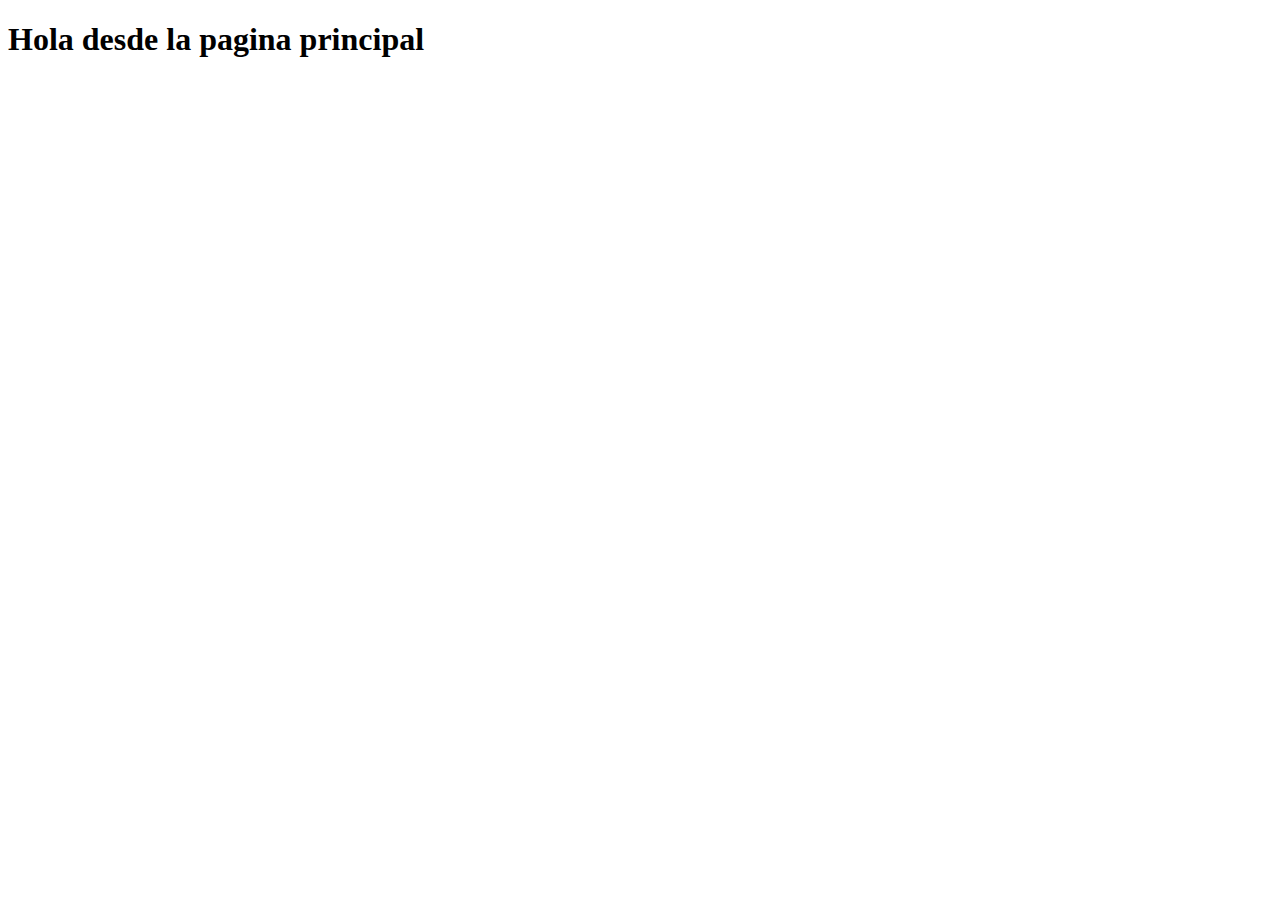
<file: index.html>
<!DOCTYPE html>
<html lang="en">
<head>
    <meta charset="UTF-8">
    <meta name="viewport" content="width=device-width, initial-scale=1.0">
    <title>Pagina Principal</title>
</head>
<body>

    <h1>Hola desde la pagina principal</h1>
    
</body>
</html>
</file>
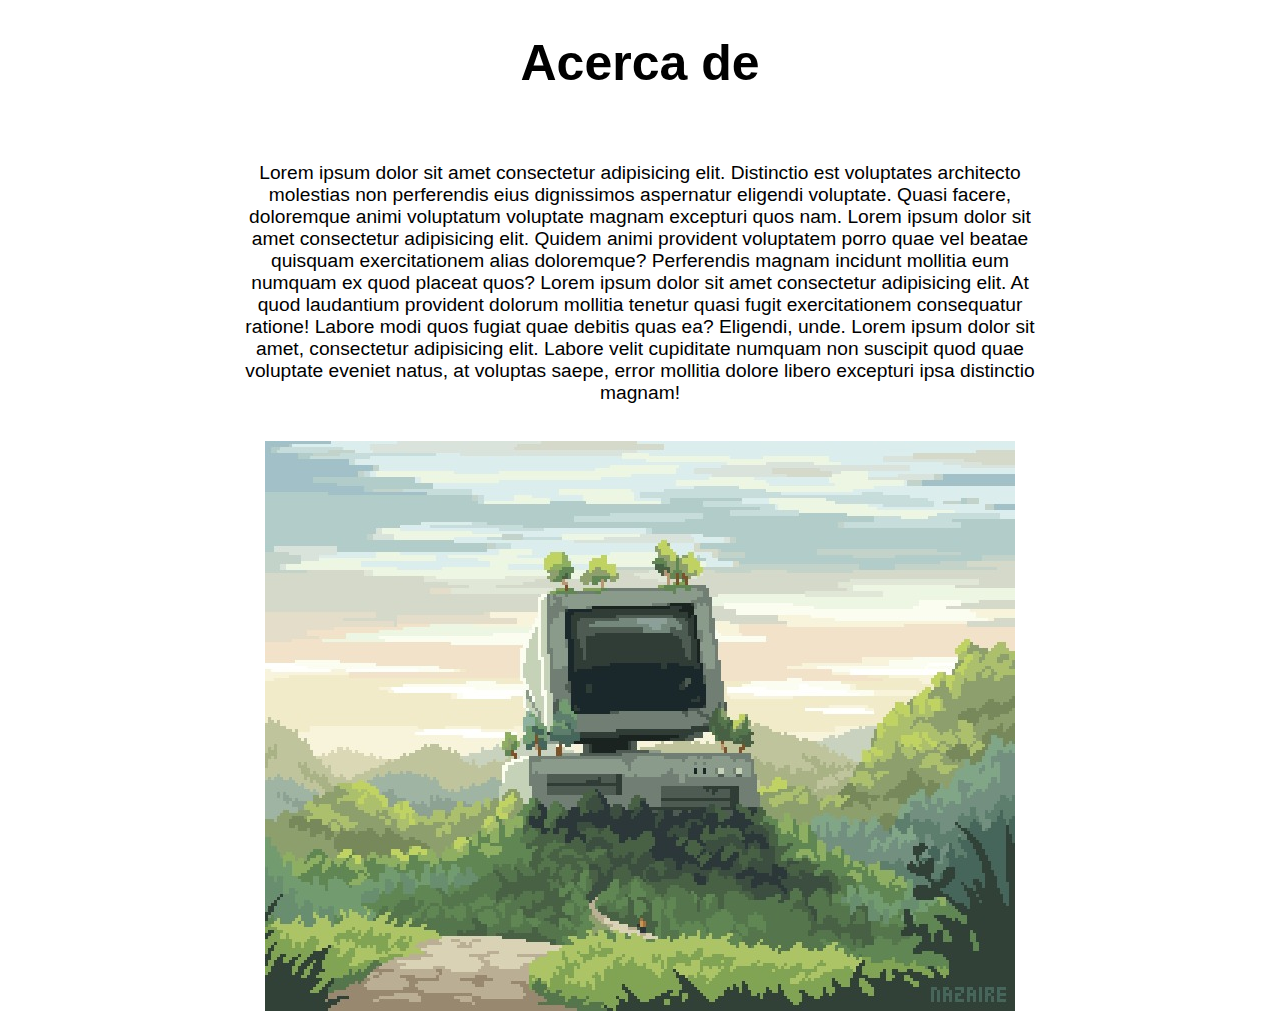
<file: acercaDe.html>
<!DOCTYPE html>
<html lang="en">
  <head>
    <meta charset="UTF-8" />
    <meta name="viewport" content="width=device-width, initial-scale=1.0" />
    <link rel="stylesheet" href="./style/style.css" />
    <title>Acerca de nosotros</title>
  </head>
  <body>
    <h1 class="acerca-titulo">Acerca de</h1>
    <div class="acerca-contenedor">
      <p class="acerca-contenido">
        Lorem ipsum dolor sit amet consectetur adipisicing elit. Distinctio est
        voluptates architecto molestias non perferendis eius dignissimos
        aspernatur eligendi voluptate. Quasi facere, doloremque animi voluptatum
        voluptate magnam excepturi quos nam. Lorem ipsum dolor sit amet
        consectetur adipisicing elit. Quidem animi provident voluptatem porro
        quae vel beatae quisquam exercitationem alias doloremque? Perferendis
        magnam incidunt mollitia eum numquam ex quod placeat quos? Lorem ipsum
        dolor sit amet consectetur adipisicing elit. At quod laudantium
        provident dolorum mollitia tenetur quasi fugit exercitationem
        consequatur ratione! Labore modi quos fugiat quae debitis quas ea?
        Eligendi, unde. Lorem ipsum dolor sit amet, consectetur adipisicing
        elit. Labore velit cupiditate numquam non suscipit quod quae voluptate
        eveniet natus, at voluptas saepe, error mollitia dolore libero excepturi
        ipsa distinctio magnam!
      </p>
    </div>
    <div class="acerca-imagen">
      <img src="./img/5.jpg" alt="pc_old" />
    </div>
  </body>
</html>
</file>
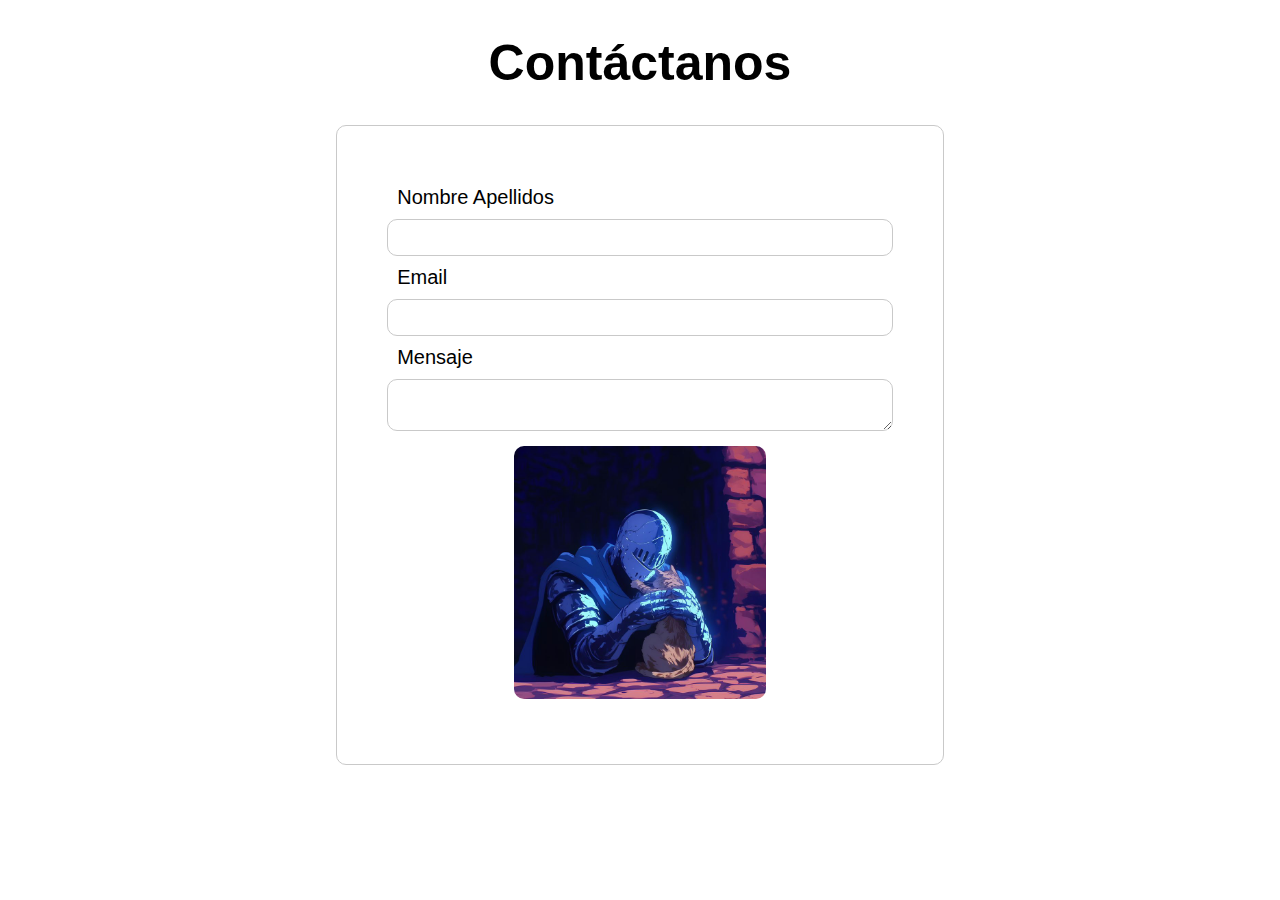
<file: contacto.html>
<!DOCTYPE html>
<html lang="en">
  <head>
    <meta charset="UTF-8" />
    <meta name="viewport" content="width=device-width, initial-scale=1.0" />
    <link rel="stylesheet" href="./style/style.css" />
    <title>Acerca de nosotros</title>
  </head>
  <body>
    <h1 class="contacto-titulo">Contáctanos</h1>
    <div class="contacto-contenedor">
        <form>
            <label for="name">Nombre Apellidos</label>
            <input type="text">

            <label for="name">Email</label>
            <input type="email">

    
            <label for="mensaje">Mensaje</label>
            <textarea name="mensaje" ></textarea>
            <img src="./img/4.jpeg" class="img" alt="">
        </form>
    </div>
    </div>
  </body>
</html>
</file>
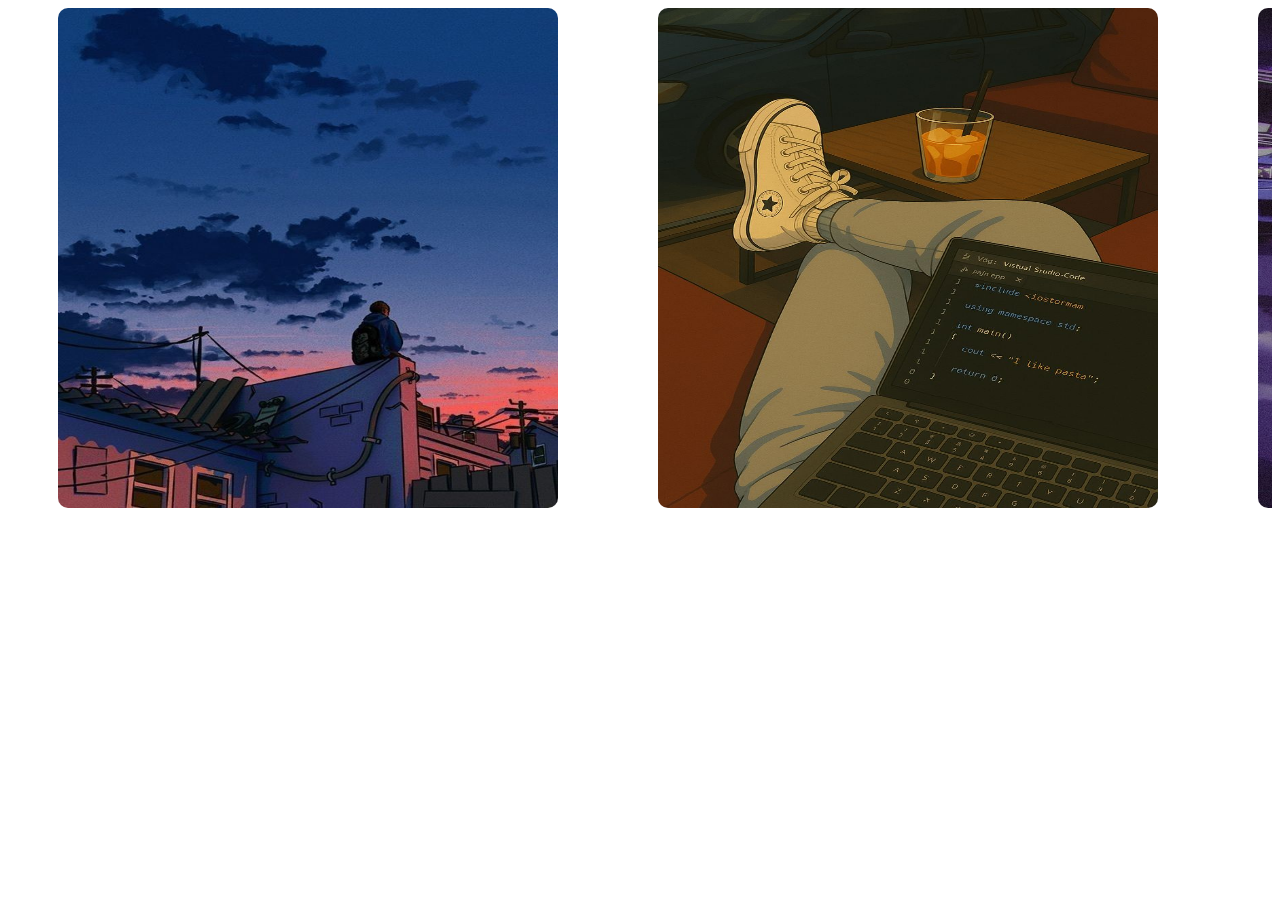
<file: galeria.html>
<!DOCTYPE html>
<html lang="es">

<head>
    <meta charset="UTF-8">
    <meta name="viewport" content="width=device-width, initial-scale=1.0">
    <title>Versiones GIT</title>
    <link rel="stylesheet" href="./style/style.css">

</head>


<body>


    <div class="carrusel">
        <div class="elementos"><img src="./img/1.jpeg" alt=""></div>
        <div class="elementos"><img src="./img/2.jpeg" alt=""></div>
        <div class="elementos"><img src="./img/3.jpeg" alt=""></div>
        <div class="elementos"><img src="./img/4.jpeg" alt=""></div>

    </div>

</body>

</html>
</file>
<file: style/style.css>
.carrusel {
  display: flex;
  flex-wrap: nowrap;
  overflow: scroll;
}

.elementos {
  flex: 1 0 auto;
  margin: 0 50px;
  width: 500px;
  height: 500px;
}

.elementos img {
  width: 500px;
  height: 500px;
  border-radius: 10px;
  border-color: azure;
}

.acerca-contenedor {
  max-width: 800px;
  margin: 0 auto;
  display: flex;
  font-family: "Segoe UI", Tahoma, Geneva, Verdana, sans-serif;
  padding: 18px;
  text-align: center;
}

.contacto-titulo,
.acerca-titulo {
  font-family: "Segoe UI", Tahoma, Geneva, Verdana, sans-serif;
  font-weight: 800;
  font-size: 50px;
  display: flex;
  justify-content: center;
  align-items: center;
}

.acerca-contenido {
  flex-direction: column;
  font-size: larger;
  justify-content: center;
  align-items: center;
}

.acerca-imagen {
  display: flex;
  justify-content: center;
  align-content: center;
}
.contacto-contenedor {
  margin: 0 auto;
  width: 40%;
  box-shadow: 30px;
  border: solid rgb(201, 201, 201) 1px;
  border-radius: 10px;
  padding: 50px;
}

form {
  display: flex;
  flex-direction: column;
}

label {
  font-family: "Segoe UI", Tahoma, Geneva, Verdana, sans-serif;
  font-weight: 400;
  font-size: 20px;
  margin: 10px;
}

input {
  border-radius: 10px;
  padding: 10px;
  border: solid rgb(201, 201, 201) 1px;
}

textarea {
  border-radius: 10px;
  padding: 10px;
  border: solid rgb(201, 201, 201) 1px;
}

.img {
  justify-content: center;
  align-items: center;
  margin: 15px auto;
  border-radius: 10px;
  width: 50%;
}
</file>
